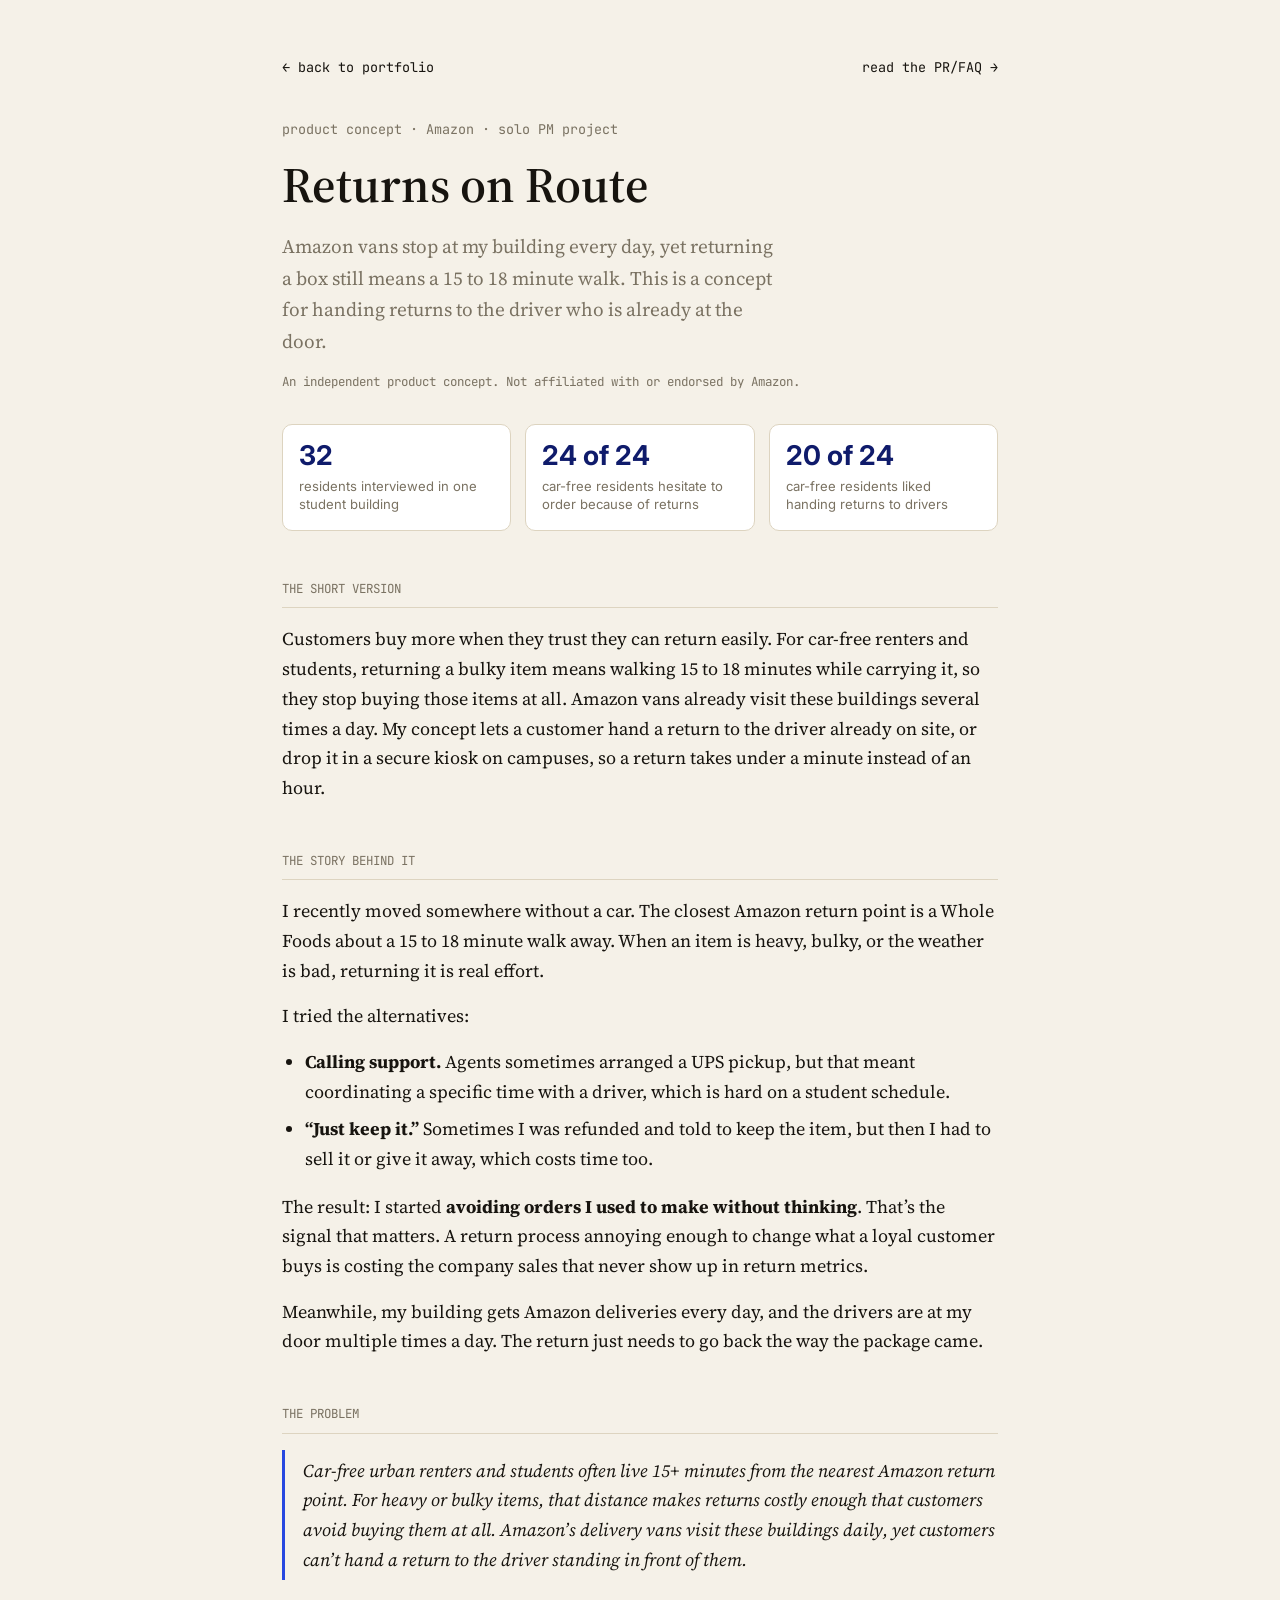
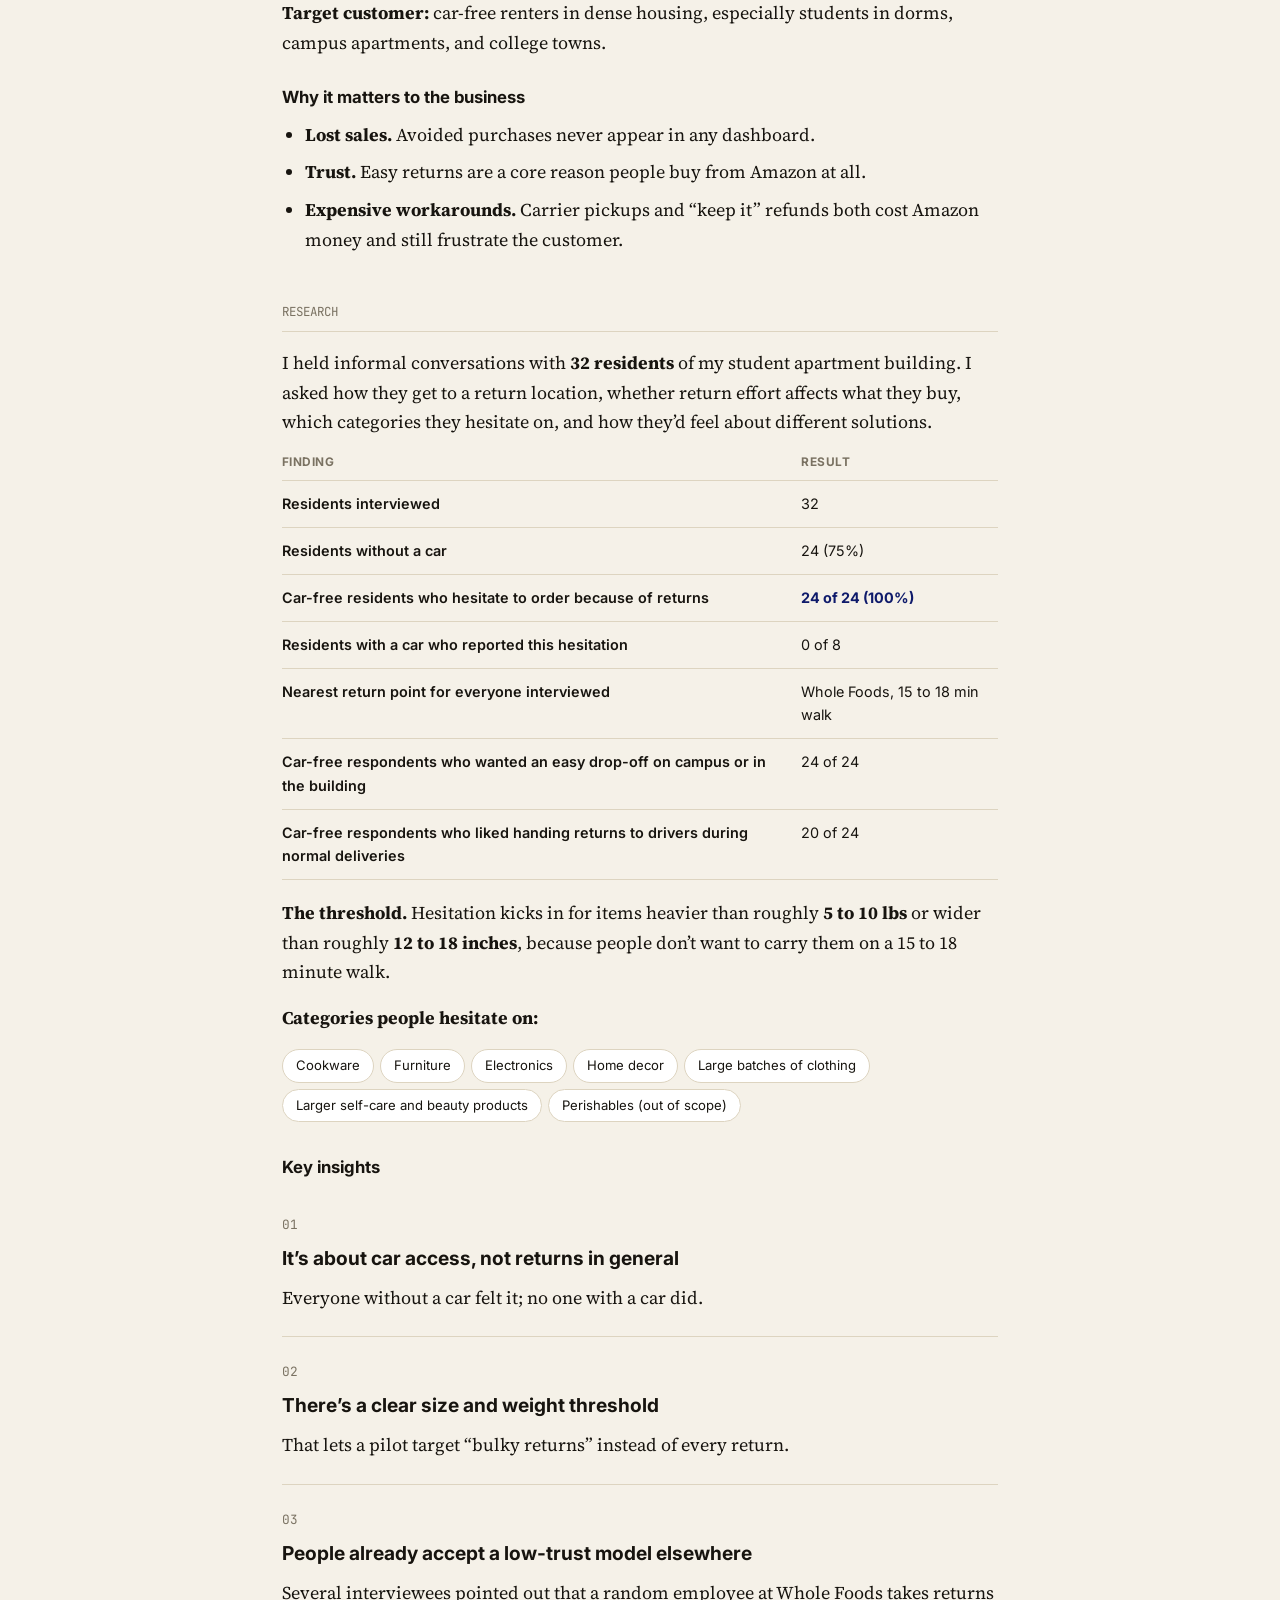
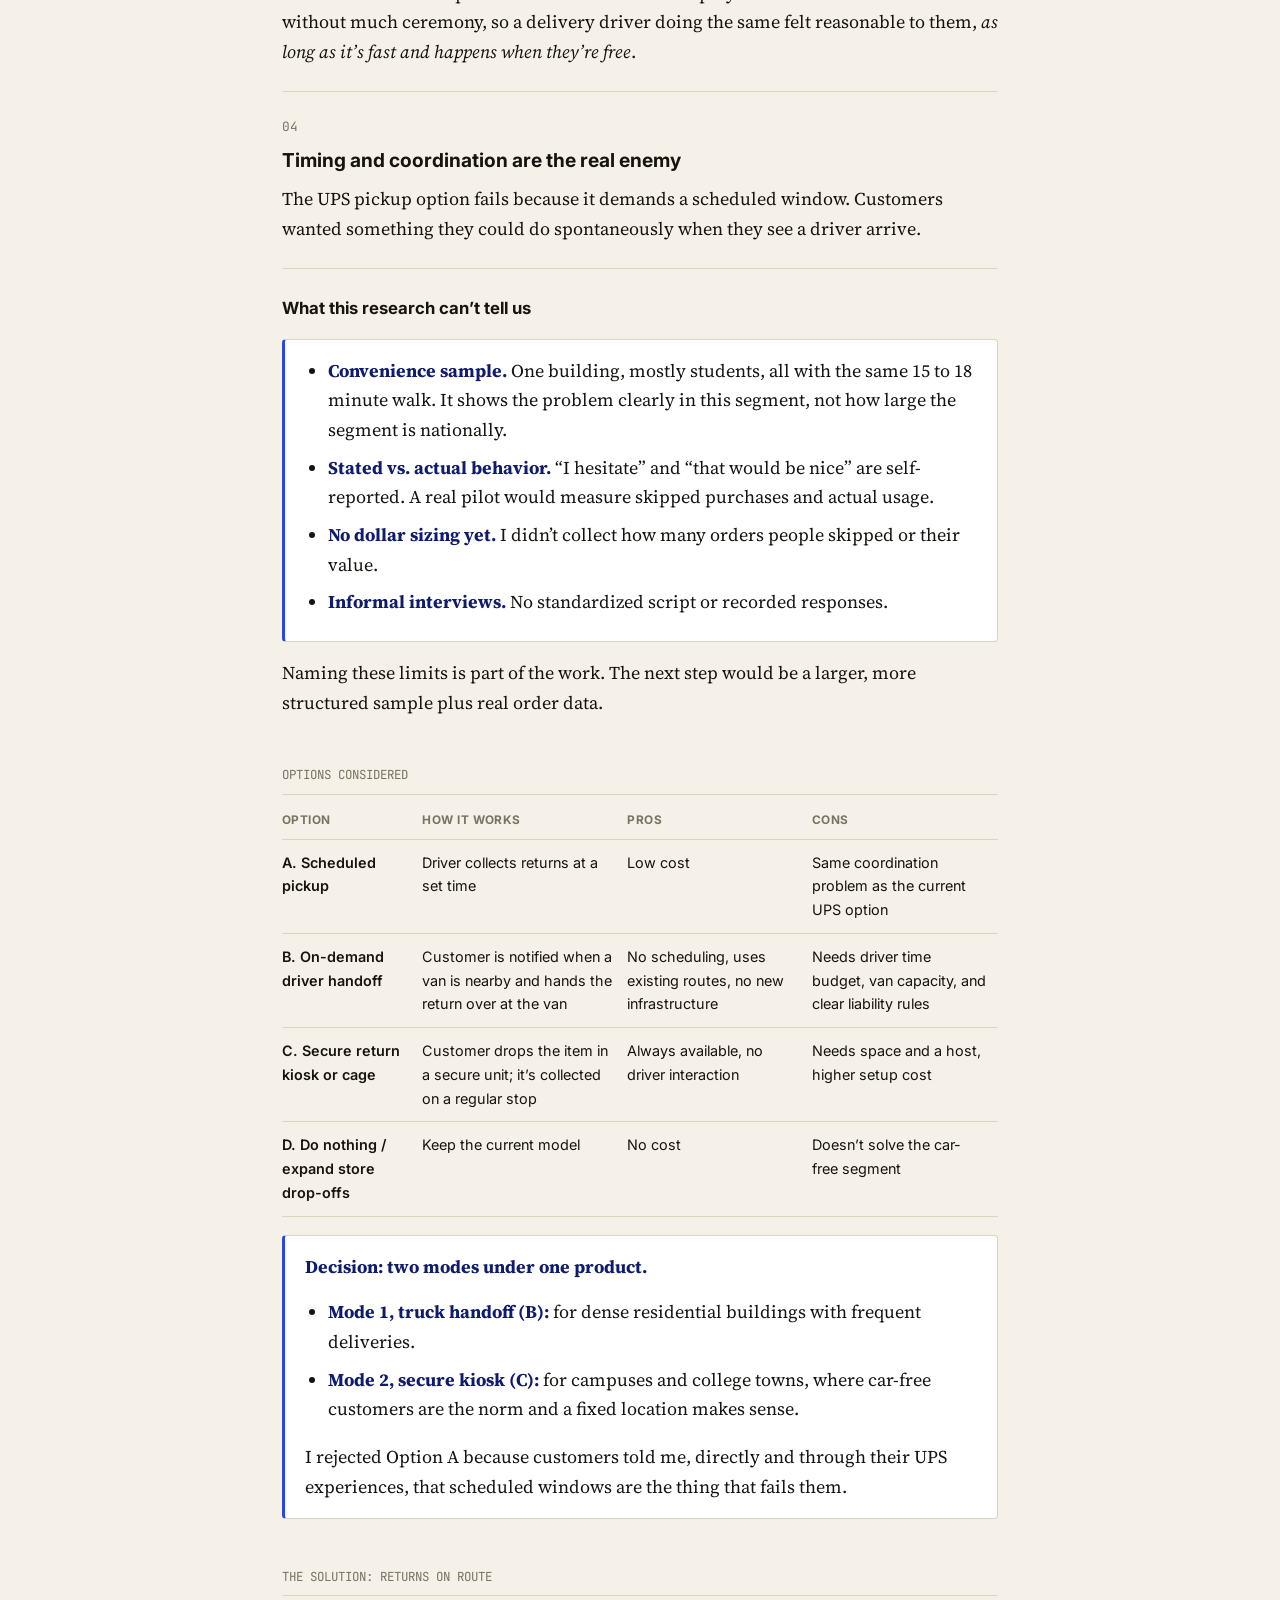
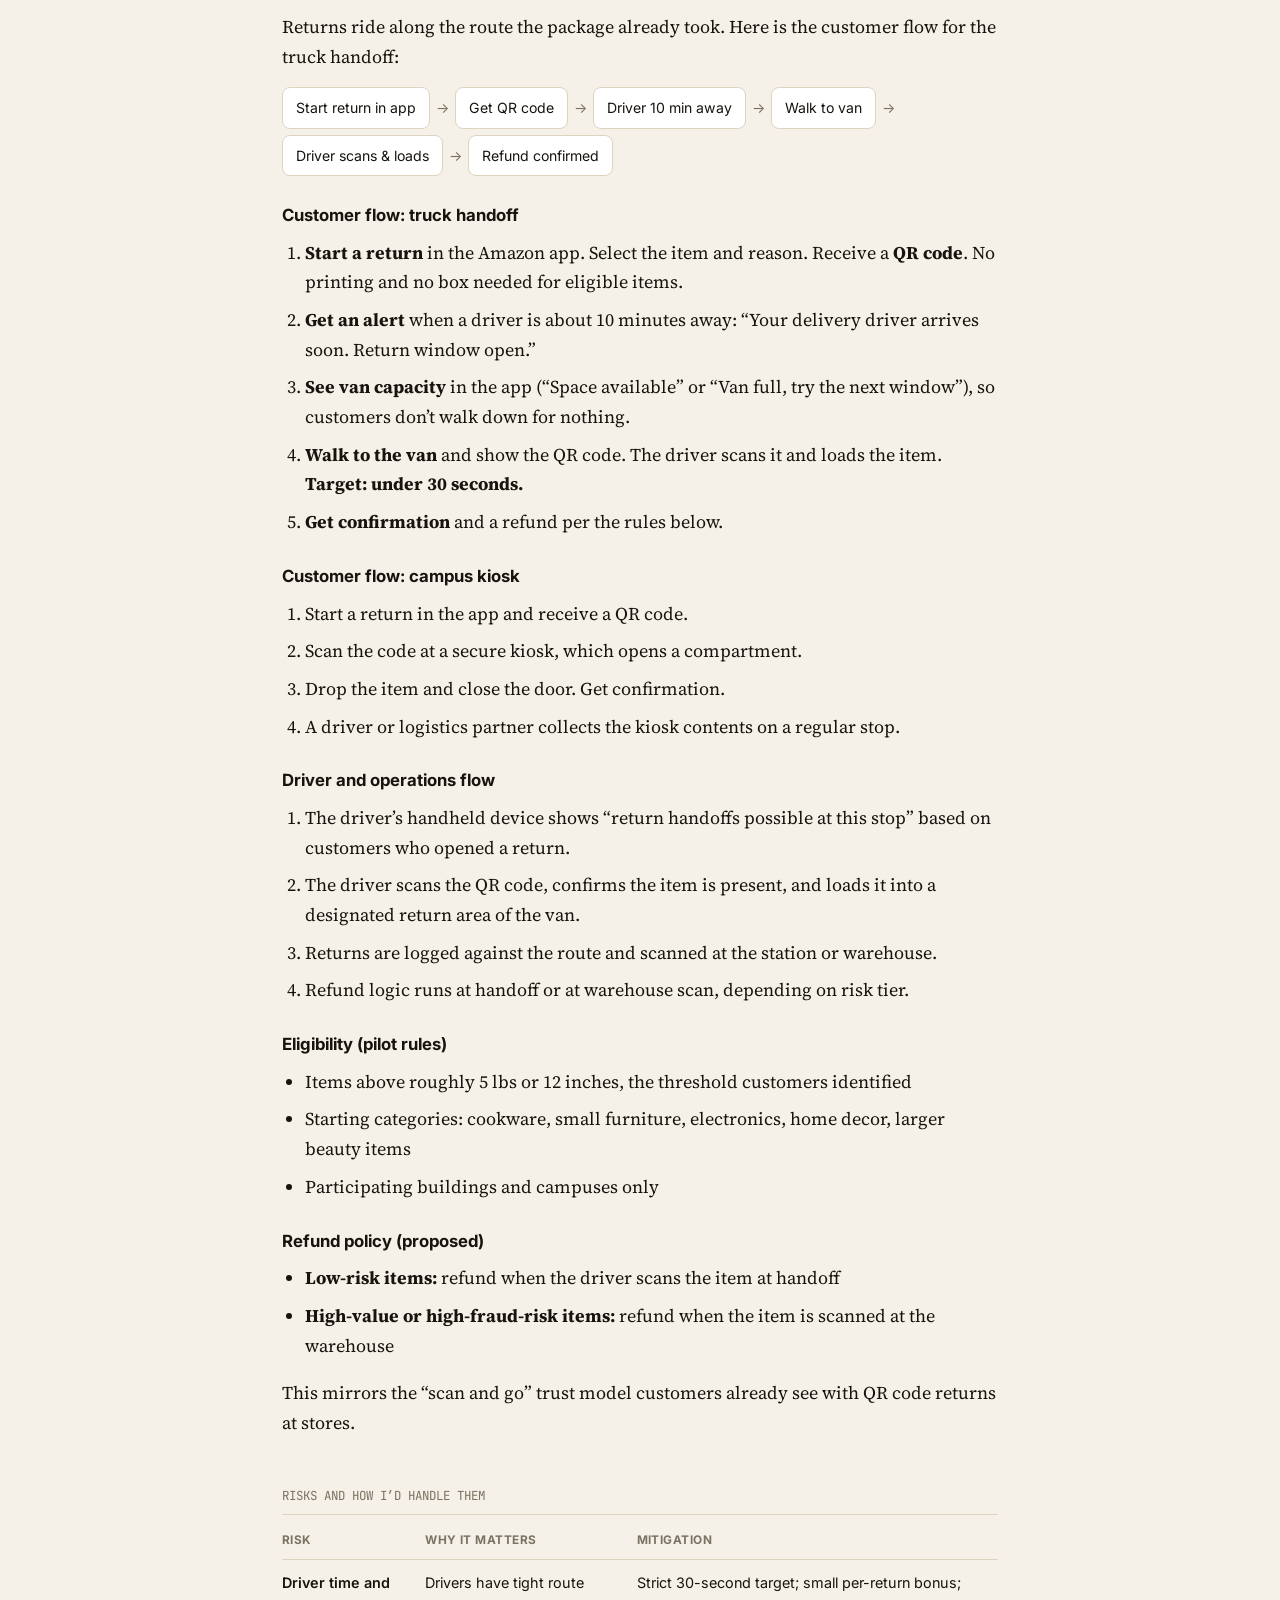
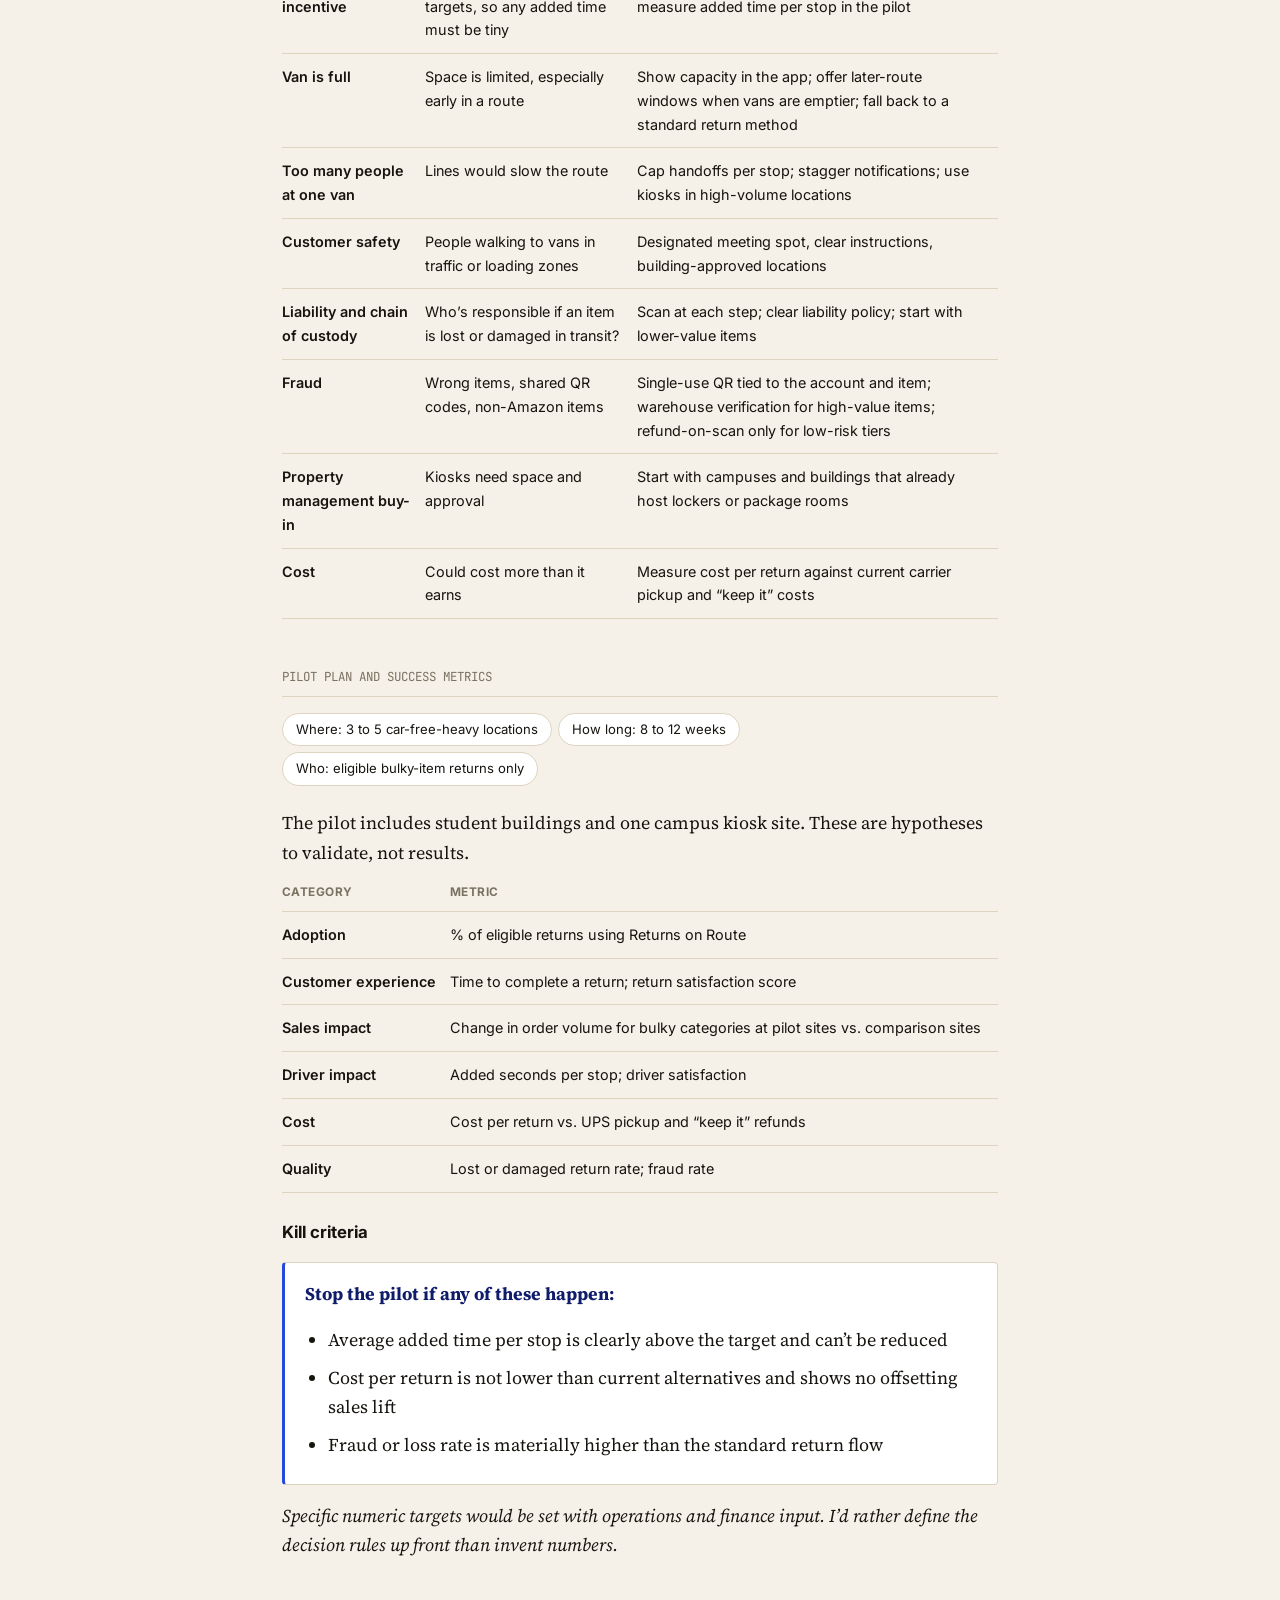
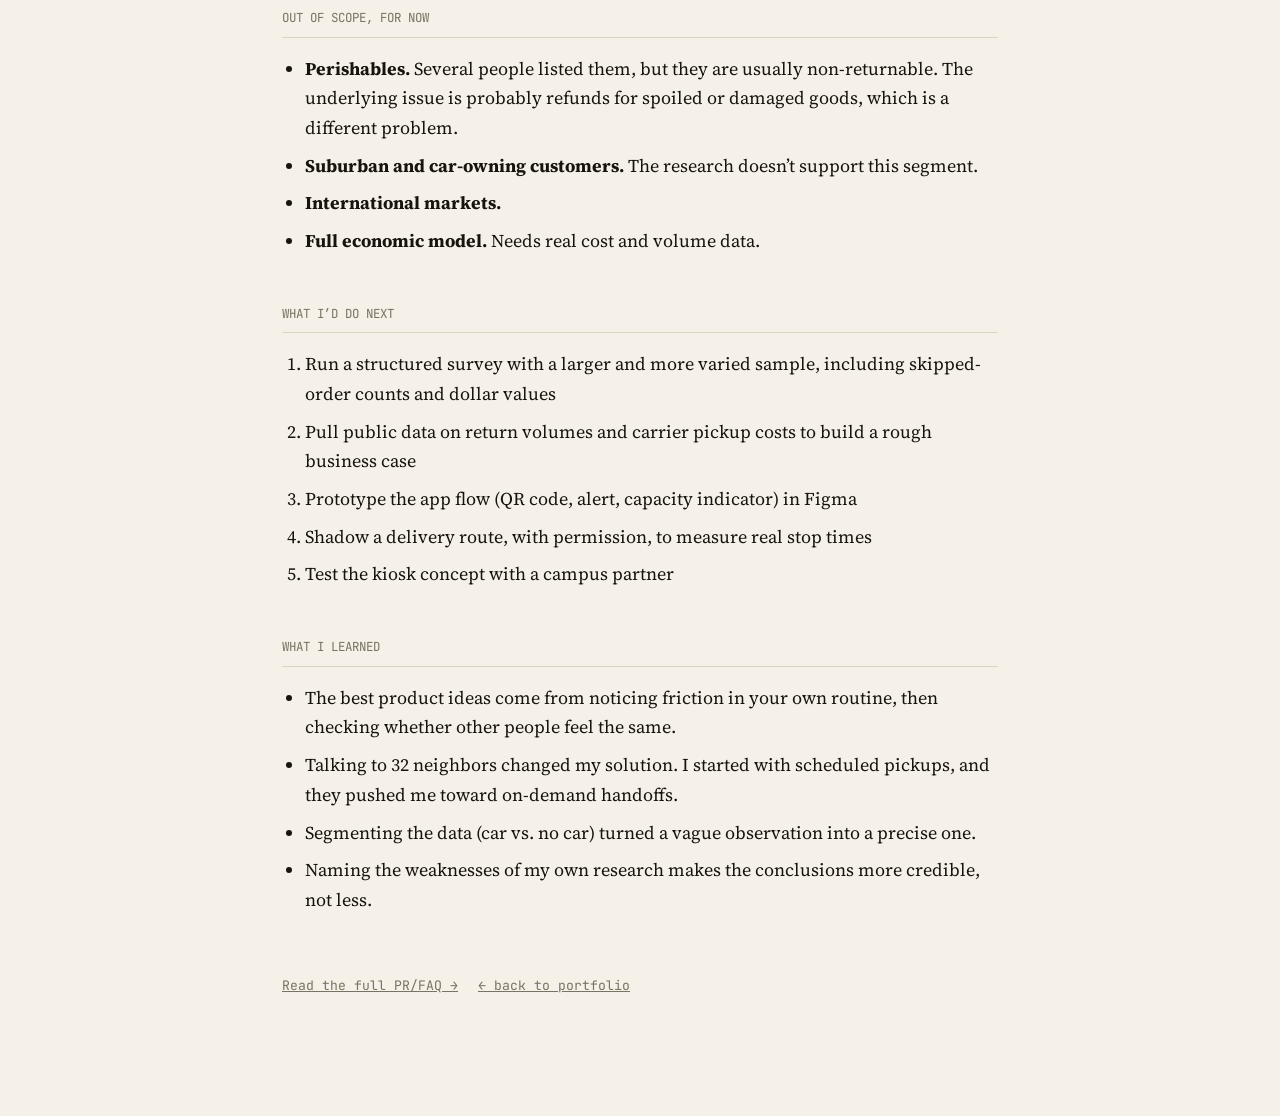
<file: index.html>
<!DOCTYPE html><html lang="en"><head><meta charset="utf-8">
<meta name="viewport" content="width=device-width, initial-scale=1">
<title>Returns on Route: an Amazon product concept</title>
<meta name="description" content="A product concept: let car-free renters hand returns to the Amazon driver already at their building, or drop them in a campus kiosk.">
<link rel="preconnect" href="https://fonts.googleapis.com"><link rel="preconnect" href="https://fonts.gstatic.com" crossorigin>
<link href="https://fonts.googleapis.com/css2?family=Source+Serif+4:wght@400;600&family=Inter:wght@400;600;700&family=JetBrains+Mono:wght@400;500&display=swap" rel="stylesheet">
<link rel="stylesheet" href="styles.css">
</head><body><div class="wrap">

<nav class="top"><a href="https://sahithiyakkali.github.io/myportfolio/" target="_blank">← back to portfolio</a><a href="pr-faq.html">read the PR/FAQ →</a></nav>

<p class="role">product concept · Amazon · solo PM project</p>
<h1>Returns on Route</h1>
<p class="lede">Amazon vans stop at my building every day, yet returning a box still means a 15 to 18 minute walk. This is a concept for handing returns to the driver who is already at the door.</p>
<p class="note">An independent product concept. Not affiliated with or endorsed by Amazon.</p>

<div class="stats">
<div><b>32</b><span>residents interviewed in one student building</span></div>
<div><b>24 of 24</b><span>car-free residents hesitate to order because of returns</span></div>
<div><b>20 of 24</b><span>car-free residents liked handing returns to drivers</span></div>
</div>

<p class="loglabel">The short version</p>
<p>Customers buy more when they trust they can return easily. For car-free renters and students, returning a bulky item means walking 15 to 18 minutes while carrying it, so they stop buying those items at all. Amazon vans already visit these buildings several times a day. My concept lets a customer hand a return to the driver already on site, or drop it in a secure kiosk on campuses, so a return takes under a minute instead of an hour.</p>

<p class="loglabel">The story behind it</p>
<p>I recently moved somewhere without a car. The closest Amazon return point is a Whole Foods about a 15 to 18 minute walk away. When an item is heavy, bulky, or the weather is bad, returning it is real effort.</p>
<p>I tried the alternatives:</p>
<ul>
<li><b>Calling support.</b> Agents sometimes arranged a UPS pickup, but that meant coordinating a specific time with a driver, which is hard on a student schedule.</li>
<li><b>“Just keep it.”</b> Sometimes I was refunded and told to keep the item, but then I had to sell it or give it away, which costs time too.</li>
</ul>
<p>The result: I started <b>avoiding orders I used to make without thinking</b>. That’s the signal that matters. A return process annoying enough to change what a loyal customer buys is costing the company sales that never show up in return metrics.</p>
<p>Meanwhile, my building gets Amazon deliveries every day, and the drivers are at my door multiple times a day. The return just needs to go back the way the package came.</p>

<p class="loglabel">The problem</p>
<blockquote>Car-free urban renters and students often live 15+ minutes from the nearest Amazon return point. For heavy or bulky items, that distance makes returns costly enough that customers avoid buying them at all. Amazon’s delivery vans visit these buildings daily, yet customers can’t hand a return to the driver standing in front of them.</blockquote>
<p><b>Target customer:</b> car-free renters in dense housing, especially students in dorms, campus apartments, and college towns.</p>
<h2 class="sub">Why it matters to the business</h2>
<ul>
<li><b>Lost sales.</b> Avoided purchases never appear in any dashboard.</li>
<li><b>Trust.</b> Easy returns are a core reason people buy from Amazon at all.</li>
<li><b>Expensive workarounds.</b> Carrier pickups and “keep it” refunds both cost Amazon money and still frustrate the customer.</li>
</ul>

<p class="loglabel">Research</p>
<p>I held informal conversations with <b>32 residents</b> of my student apartment building. I asked how they get to a return location, whether return effort affects what they buy, which categories they hesitate on, and how they’d feel about different solutions.</p>
<div class="tblwrap"><table class="tbl">
<tr><th>Finding</th><th>Result</th></tr>
<tr><td>Residents interviewed</td><td>32</td></tr>
<tr><td>Residents without a car</td><td>24 (75%)</td></tr>
<tr><td>Car-free residents who hesitate to order because of returns</td><td class="hl">24 of 24 (100%)</td></tr>
<tr><td>Residents with a car who reported this hesitation</td><td>0 of 8</td></tr>
<tr><td>Nearest return point for everyone interviewed</td><td>Whole Foods, 15 to 18 min walk</td></tr>
<tr><td>Car-free respondents who wanted an easy drop-off on campus or in the building</td><td>24 of 24</td></tr>
<tr><td>Car-free respondents who liked handing returns to drivers during normal deliveries</td><td>20 of 24</td></tr>
</table></div>
<p><b>The threshold.</b> Hesitation kicks in for items heavier than roughly <b>5 to 10 lbs</b> or wider than roughly <b>12 to 18 inches</b>, because people don’t want to carry them on a 15 to 18 minute walk.</p>
<p><b>Categories people hesitate on:</b></p>
<p><span class="pill">Cookware</span><span class="pill">Furniture</span><span class="pill">Electronics</span><span class="pill">Home decor</span><span class="pill">Large batches of clothing</span><span class="pill">Larger self-care and beauty products</span><span class="pill">Perishables (out of scope)</span></p>

<h2 class="sub">Key insights</h2>
<div class="entry"><div class="meta">01</div><h3>It’s about car access, not returns in general</h3><p>Everyone without a car felt it; no one with a car did.</p></div>
<div class="entry"><div class="meta">02</div><h3>There’s a clear size and weight threshold</h3><p>That lets a pilot target “bulky returns” instead of every return.</p></div>
<div class="entry"><div class="meta">03</div><h3>People already accept a low-trust model elsewhere</h3><p>Several interviewees pointed out that a random employee at Whole Foods takes returns without much ceremony, so a delivery driver doing the same felt reasonable to them, <em>as long as it’s fast and happens when they’re free</em>.</p></div>
<div class="entry"><div class="meta">04</div><h3>Timing and coordination are the real enemy</h3><p>The UPS pickup option fails because it demands a scheduled window. Customers wanted something they could do spontaneously when they see a driver arrive.</p></div>

<h2 class="sub">What this research can’t tell us</h2>
<div class="decision"><ul>
<li><b>Convenience sample.</b> One building, mostly students, all with the same 15 to 18 minute walk. It shows the problem clearly in this segment, not how large the segment is nationally.</li>
<li><b>Stated vs. actual behavior.</b> “I hesitate” and “that would be nice” are self-reported. A real pilot would measure skipped purchases and actual usage.</li>
<li><b>No dollar sizing yet.</b> I didn’t collect how many orders people skipped or their value.</li>
<li><b>Informal interviews.</b> No standardized script or recorded responses.</li>
</ul></div>
<p>Naming these limits is part of the work. The next step would be a larger, more structured sample plus real order data.</p>

<p class="loglabel">Options considered</p>
<div class="tblwrap"><table class="tbl">
<tr><th>Option</th><th>How it works</th><th>Pros</th><th>Cons</th></tr>
<tr><td>A. Scheduled pickup</td><td>Driver collects returns at a set time</td><td>Low cost</td><td>Same coordination problem as the current UPS option</td></tr>
<tr><td>B. On-demand driver handoff</td><td>Customer is notified when a van is nearby and hands the return over at the van</td><td>No scheduling, uses existing routes, no new infrastructure</td><td>Needs driver time budget, van capacity, and clear liability rules</td></tr>
<tr><td>C. Secure return kiosk or cage</td><td>Customer drops the item in a secure unit; it’s collected on a regular stop</td><td>Always available, no driver interaction</td><td>Needs space and a host, higher setup cost</td></tr>
<tr><td>D. Do nothing / expand store drop-offs</td><td>Keep the current model</td><td>No cost</td><td>Doesn’t solve the car-free segment</td></tr>
</table></div>
<div class="decision"><p><b>Decision: two modes under one product.</b></p>
<ul>
<li><b>Mode 1, truck handoff (B):</b> for dense residential buildings with frequent deliveries.</li>
<li><b>Mode 2, secure kiosk (C):</b> for campuses and college towns, where car-free customers are the norm and a fixed location makes sense.</li>
</ul>
<p>I rejected Option A because customers told me, directly and through their UPS experiences, that scheduled windows are the thing that fails them.</p></div>

<p class="loglabel">The solution: Returns on Route</p>
<p>Returns ride along the route the package already took. Here is the customer flow for the truck handoff:</p>
<div class="flow"><span>Start return in app</span><i>→</i><span>Get QR code</span><i>→</i><span>Driver 10 min away</span><i>→</i><span>Walk to van</span><i>→</i><span>Driver scans &amp; loads</span><i>→</i><span>Refund confirmed</span></div>

<h2 class="sub">Customer flow: truck handoff</h2>
<ol>
<li><b>Start a return</b> in the Amazon app. Select the item and reason. Receive a <b>QR code</b>. No printing and no box needed for eligible items.</li>
<li><b>Get an alert</b> when a driver is about 10 minutes away: “Your delivery driver arrives soon. Return window open.”</li>
<li><b>See van capacity</b> in the app (“Space available” or “Van full, try the next window”), so customers don’t walk down for nothing.</li>
<li><b>Walk to the van</b> and show the QR code. The driver scans it and loads the item. <b>Target: under 30 seconds.</b></li>
<li><b>Get confirmation</b> and a refund per the rules below.</li>
</ol>

<h2 class="sub">Customer flow: campus kiosk</h2>
<ol>
<li>Start a return in the app and receive a QR code.</li>
<li>Scan the code at a secure kiosk, which opens a compartment.</li>
<li>Drop the item and close the door. Get confirmation.</li>
<li>A driver or logistics partner collects the kiosk contents on a regular stop.</li>
</ol>

<h2 class="sub">Driver and operations flow</h2>
<ol>
<li>The driver’s handheld device shows “return handoffs possible at this stop” based on customers who opened a return.</li>
<li>The driver scans the QR code, confirms the item is present, and loads it into a designated return area of the van.</li>
<li>Returns are logged against the route and scanned at the station or warehouse.</li>
<li>Refund logic runs at handoff or at warehouse scan, depending on risk tier.</li>
</ol>

<h2 class="sub">Eligibility (pilot rules)</h2>
<ul>
<li>Items above roughly 5 lbs or 12 inches, the threshold customers identified</li>
<li>Starting categories: cookware, small furniture, electronics, home decor, larger beauty items</li>
<li>Participating buildings and campuses only</li>
</ul>

<h2 class="sub">Refund policy (proposed)</h2>
<ul>
<li><b>Low-risk items:</b> refund when the driver scans the item at handoff</li>
<li><b>High-value or high-fraud-risk items:</b> refund when the item is scanned at the warehouse</li>
</ul>
<p>This mirrors the “scan and go” trust model customers already see with QR code returns at stores.</p>

<p class="loglabel">Risks and how I’d handle them</p>
<div class="tblwrap"><table class="tbl">
<tr><th>Risk</th><th>Why it matters</th><th>Mitigation</th></tr>
<tr><td>Driver time and incentive</td><td>Drivers have tight route targets, so any added time must be tiny</td><td>Strict 30-second target; small per-return bonus; measure added time per stop in the pilot</td></tr>
<tr><td>Van is full</td><td>Space is limited, especially early in a route</td><td>Show capacity in the app; offer later-route windows when vans are emptier; fall back to a standard return method</td></tr>
<tr><td>Too many people at one van</td><td>Lines would slow the route</td><td>Cap handoffs per stop; stagger notifications; use kiosks in high-volume locations</td></tr>
<tr><td>Customer safety</td><td>People walking to vans in traffic or loading zones</td><td>Designated meeting spot, clear instructions, building-approved locations</td></tr>
<tr><td>Liability and chain of custody</td><td>Who’s responsible if an item is lost or damaged in transit?</td><td>Scan at each step; clear liability policy; start with lower-value items</td></tr>
<tr><td>Fraud</td><td>Wrong items, shared QR codes, non-Amazon items</td><td>Single-use QR tied to the account and item; warehouse verification for high-value items; refund-on-scan only for low-risk tiers</td></tr>
<tr><td>Property management buy-in</td><td>Kiosks need space and approval</td><td>Start with campuses and buildings that already host lockers or package rooms</td></tr>
<tr><td>Cost</td><td>Could cost more than it earns</td><td>Measure cost per return against current carrier pickup and “keep it” costs</td></tr>
</table></div>

<p class="loglabel">Pilot plan and success metrics</p>
<p><span class="pill">Where: 3 to 5 car-free-heavy locations</span><span class="pill">How long: 8 to 12 weeks</span><span class="pill">Who: eligible bulky-item returns only</span></p>
<p>The pilot includes student buildings and one campus kiosk site. These are hypotheses to validate, not results.</p>
<div class="tblwrap"><table class="tbl">
<tr><th>Category</th><th>Metric</th></tr>
<tr><td>Adoption</td><td>% of eligible returns using Returns on Route</td></tr>
<tr><td>Customer experience</td><td>Time to complete a return; return satisfaction score</td></tr>
<tr><td>Sales impact</td><td>Change in order volume for bulky categories at pilot sites vs. comparison sites</td></tr>
<tr><td>Driver impact</td><td>Added seconds per stop; driver satisfaction</td></tr>
<tr><td>Cost</td><td>Cost per return vs. UPS pickup and “keep it” refunds</td></tr>
<tr><td>Quality</td><td>Lost or damaged return rate; fraud rate</td></tr>
</table></div>
<h2 class="sub">Kill criteria</h2>
<div class="decision"><p><b>Stop the pilot if any of these happen:</b></p>
<ul>
<li>Average added time per stop is clearly above the target and can’t be reduced</li>
<li>Cost per return is not lower than current alternatives and shows no offsetting sales lift</li>
<li>Fraud or loss rate is materially higher than the standard return flow</li>
</ul></div>
<p><em>Specific numeric targets would be set with operations and finance input. I’d rather define the decision rules up front than invent numbers.</em></p>

<p class="loglabel">Out of scope, for now</p>
<ul>
<li><b>Perishables.</b> Several people listed them, but they are usually non-returnable. The underlying issue is probably refunds for spoiled or damaged goods, which is a different problem.</li>
<li><b>Suburban and car-owning customers.</b> The research doesn’t support this segment.</li>
<li><b>International markets.</b></li>
<li><b>Full economic model.</b> Needs real cost and volume data.</li>
</ul>

<p class="loglabel">What I’d do next</p>
<ol>
<li>Run a structured survey with a larger and more varied sample, including skipped-order counts and dollar values</li>
<li>Pull public data on return volumes and carrier pickup costs to build a rough business case</li>
<li>Prototype the app flow (QR code, alert, capacity indicator) in Figma</li>
<li>Shadow a delivery route, with permission, to measure real stop times</li>
<li>Test the kiosk concept with a campus partner</li>
</ol>

<p class="loglabel">What I learned</p>
<ul>
<li>The best product ideas come from noticing friction in your own routine, then checking whether other people feel the same.</li>
<li>Talking to 32 neighbors changed my solution. I started with scheduled pickups, and they pushed me toward on-demand handoffs.</li>
<li>Segmenting the data (car vs. no car) turned a vague observation into a precise one.</li>
<li>Naming the weaknesses of my own research makes the conclusions more credible, not less.</li>
</ul>

<footer><a href="pr-faq.html">Read the full PR/FAQ →</a><a href="https://sahithiyakkali.github.io/myportfolio/" target="_blank">← back to portfolio</a></footer>
</div></body></html>
</file>
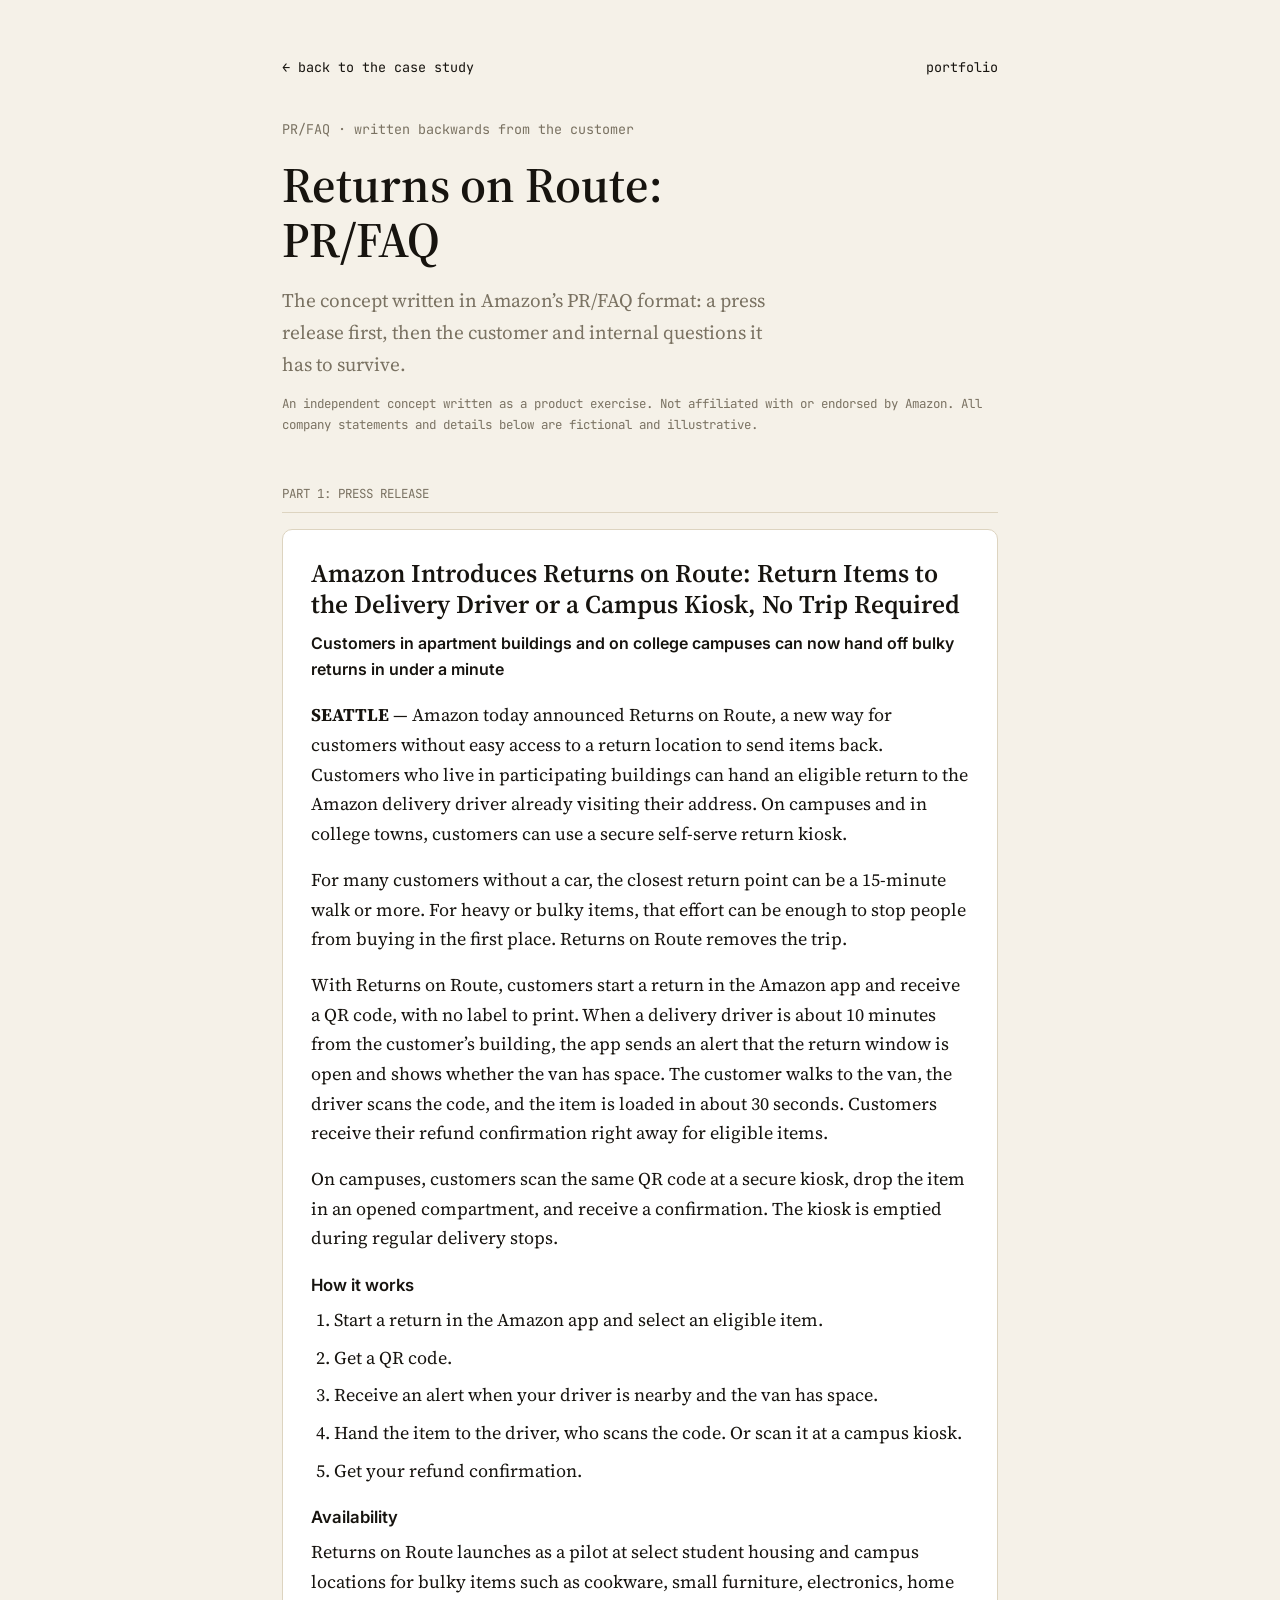
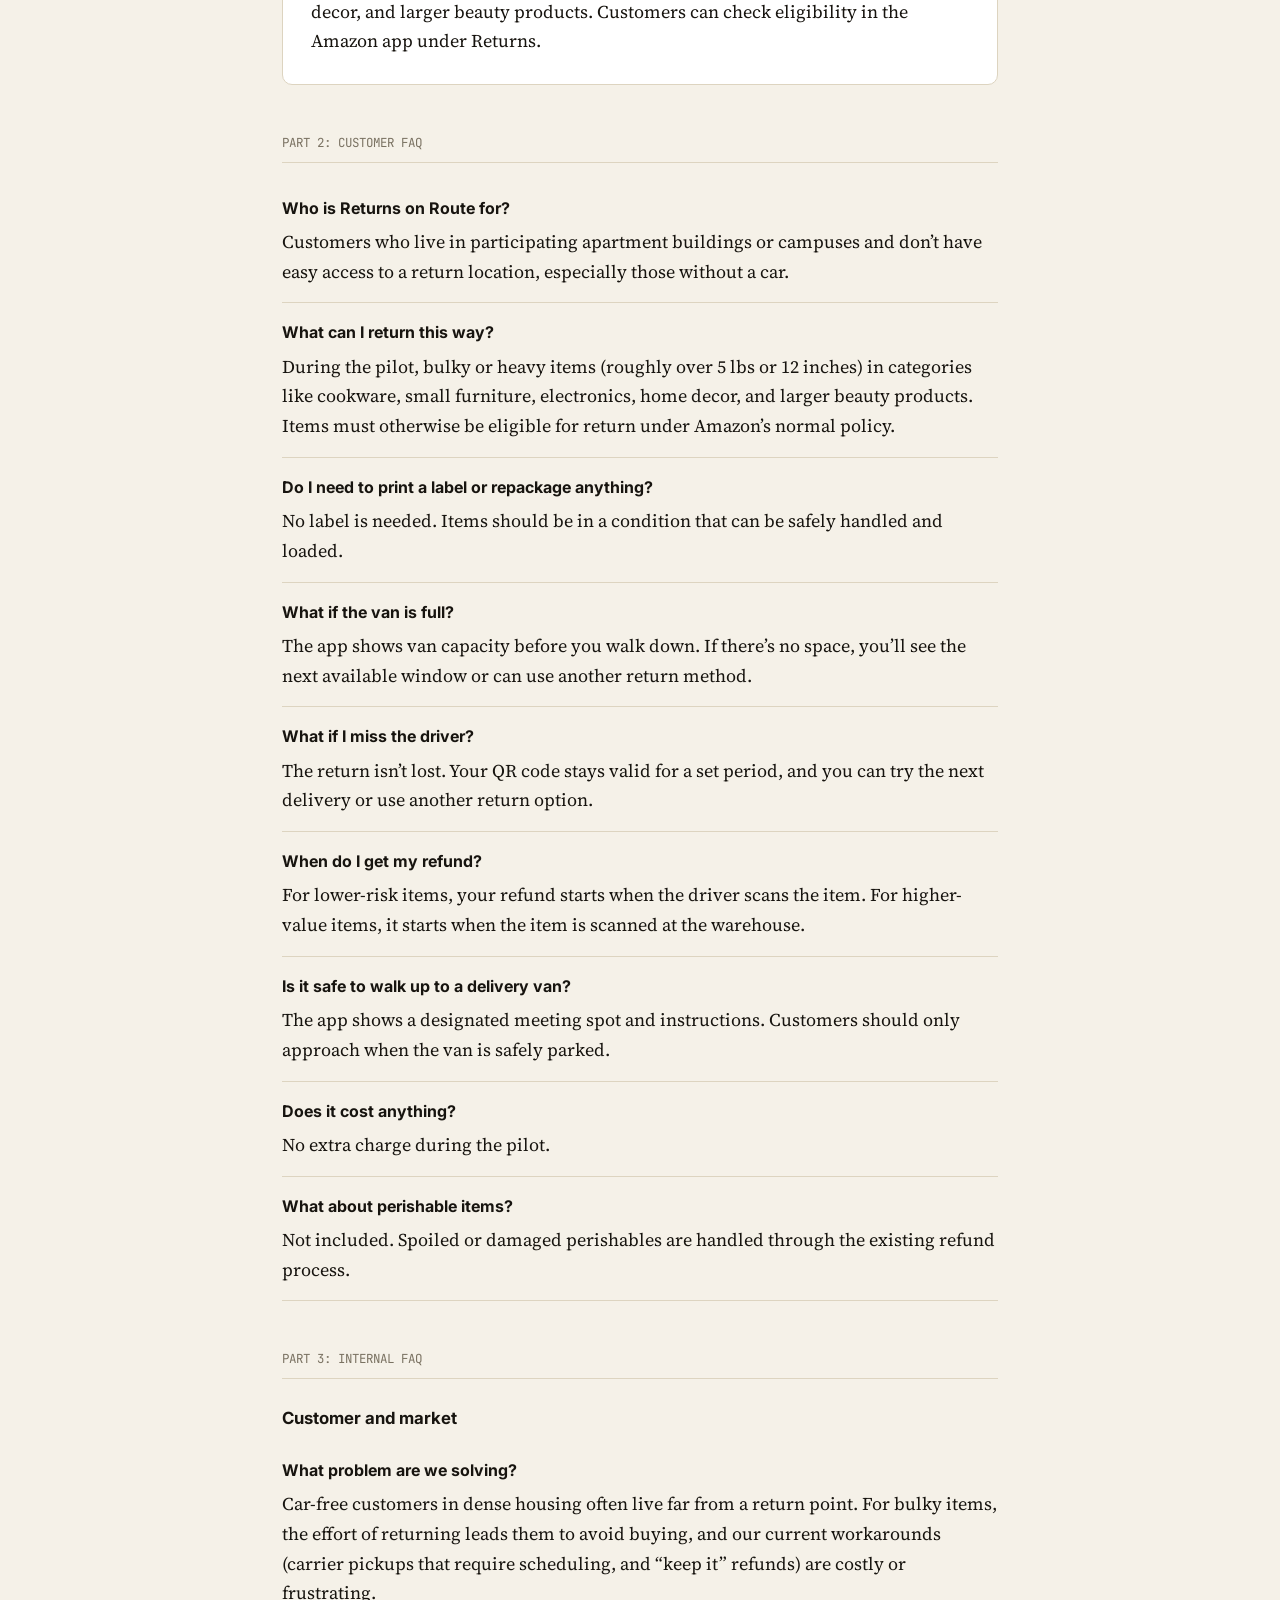
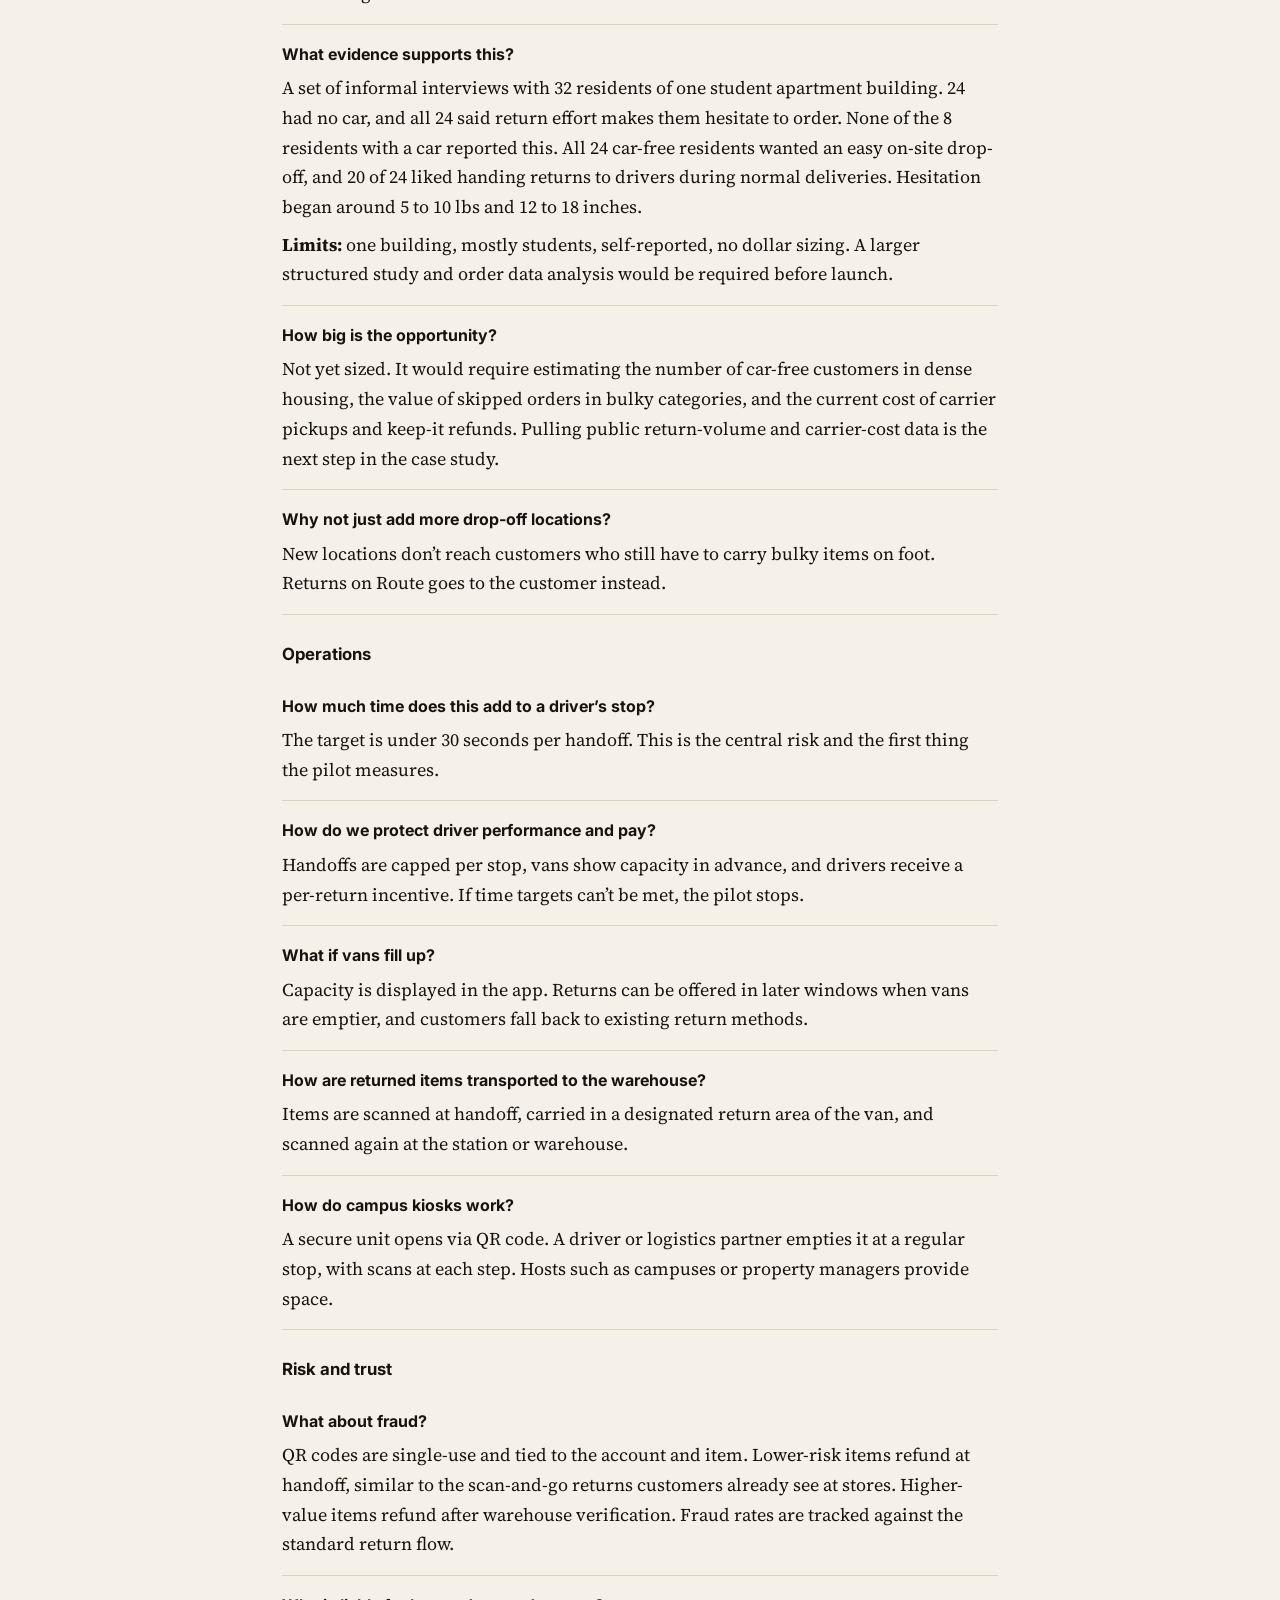
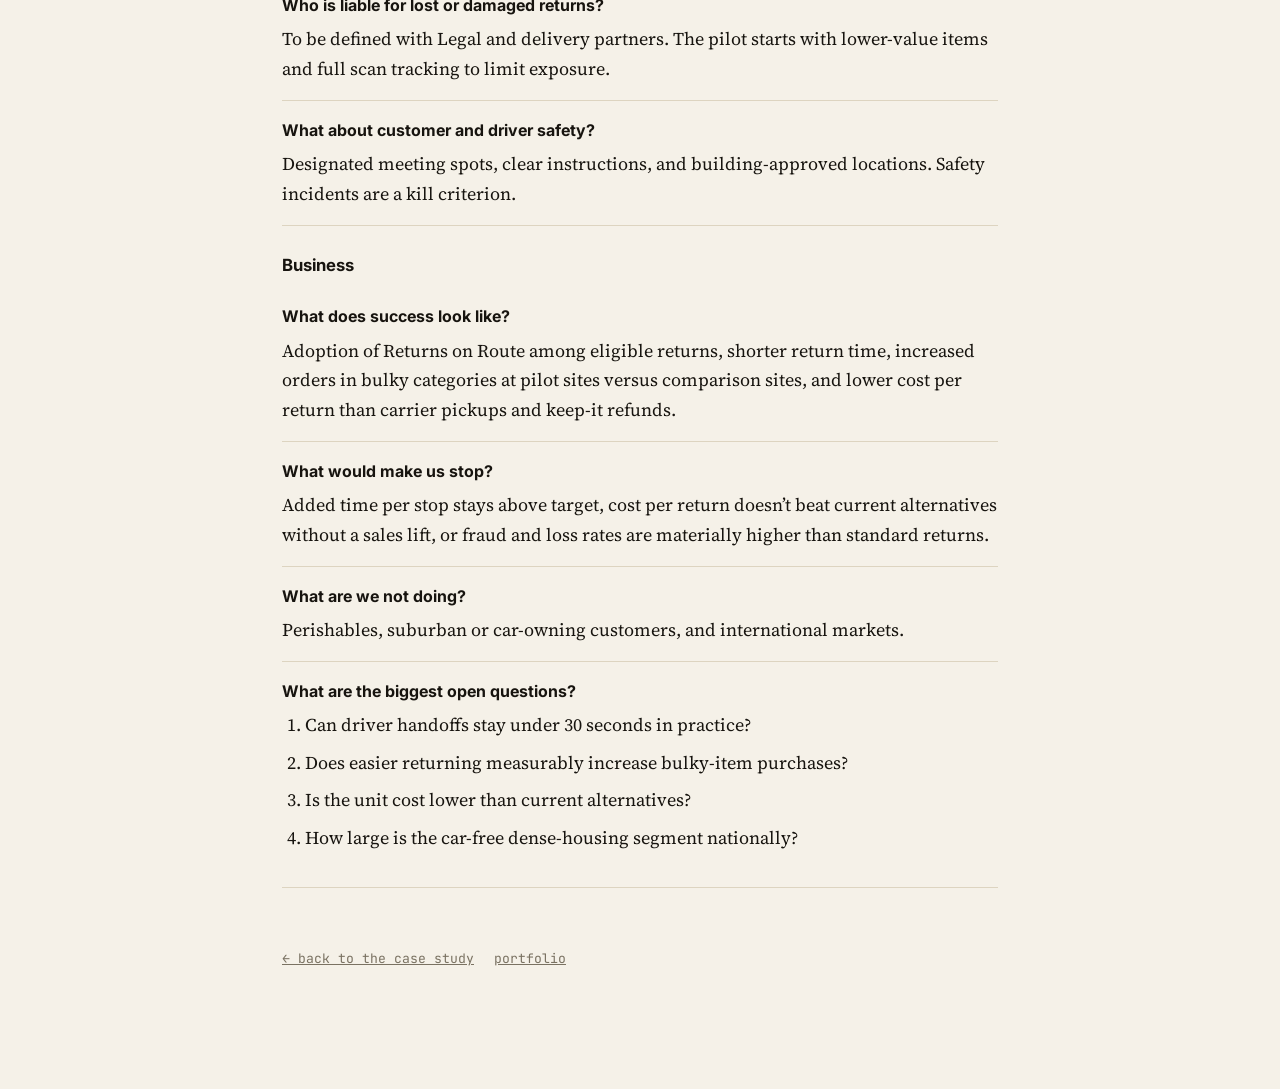
<file: pr-faq.html>
<!DOCTYPE html><html lang="en"><head><meta charset="utf-8">
<meta name="viewport" content="width=device-width, initial-scale=1">
<title>Returns on Route: PR/FAQ</title>
<meta name="description" content="An Amazon-style PR/FAQ for Returns on Route, a concept for handing returns to the delivery driver or a campus kiosk.">
<link rel="preconnect" href="https://fonts.googleapis.com"><link rel="preconnect" href="https://fonts.gstatic.com" crossorigin>
<link href="https://fonts.googleapis.com/css2?family=Source+Serif+4:wght@400;600&family=Inter:wght@400;600;700&family=JetBrains+Mono:wght@400;500&display=swap" rel="stylesheet">
<link rel="stylesheet" href="styles.css">
</head><body><div class="wrap">

<nav class="top"><a href="index.html">← back to the case study</a><a href="https://sahithiyakkali.github.io/myportfolio/" target="_blank">portfolio</a></nav>

<p class="role">PR/FAQ · written backwards from the customer</p>
<h1>Returns on Route: PR/FAQ</h1>
<p class="lede">The concept written in Amazon’s PR/FAQ format: a press release first, then the customer and internal questions it has to survive.</p>
<p class="note">An independent concept written as a product exercise. Not affiliated with or endorsed by Amazon. All company statements and details below are fictional and illustrative.</p>

<p class="loglabel">Part 1: Press release</p>
<div class="pr">
<h2>Amazon Introduces Returns on Route: Return Items to the Delivery Driver or a Campus Kiosk, No Trip Required</h2>
<p class="deck">Customers in apartment buildings and on college campuses can now hand off bulky returns in under a minute</p>
<p><b>SEATTLE</b> — Amazon today announced Returns on Route, a new way for customers without easy access to a return location to send items back. Customers who live in participating buildings can hand an eligible return to the Amazon delivery driver already visiting their address. On campuses and in college towns, customers can use a secure self-serve return kiosk.</p>
<p>For many customers without a car, the closest return point can be a 15-minute walk or more. For heavy or bulky items, that effort can be enough to stop people from buying in the first place. Returns on Route removes the trip.</p>
<p>With Returns on Route, customers start a return in the Amazon app and receive a QR code, with no label to print. When a delivery driver is about 10 minutes from the customer’s building, the app sends an alert that the return window is open and shows whether the van has space. The customer walks to the van, the driver scans the code, and the item is loaded in about 30 seconds. Customers receive their refund confirmation right away for eligible items.</p>
<p>On campuses, customers scan the same QR code at a secure kiosk, drop the item in an opened compartment, and receive a confirmation. The kiosk is emptied during regular delivery stops.</p>
<!--
  Optional, add when ready (the format normally includes both):
  1. An Amazon leader quote (fictional) about making returns as easy as ordering.
  2. A customer quote. Use a real, anonymized line from your 32 building interviews,
     for example about not having to carry a heavy item on a 15-minute walk.
  Example markup:
  <blockquote>“Your quote here.” <br><b>Name, Title or description</b></blockquote>
-->
<h2 class="sub">How it works</h2>
<ol>
<li>Start a return in the Amazon app and select an eligible item.</li>
<li>Get a QR code.</li>
<li>Receive an alert when your driver is nearby and the van has space.</li>
<li>Hand the item to the driver, who scans the code. Or scan it at a campus kiosk.</li>
<li>Get your refund confirmation.</li>
</ol>
<h2 class="sub">Availability</h2>
<p>Returns on Route launches as a pilot at select student housing and campus locations for bulky items such as cookware, small furniture, electronics, home decor, and larger beauty products. Customers can check eligibility in the Amazon app under Returns.</p>
</div>

<p class="loglabel">Part 2: Customer FAQ</p>
<div class="qa"><h4>Who is Returns on Route for?</h4><p>Customers who live in participating apartment buildings or campuses and don’t have easy access to a return location, especially those without a car.</p></div>
<div class="qa"><h4>What can I return this way?</h4><p>During the pilot, bulky or heavy items (roughly over 5 lbs or 12 inches) in categories like cookware, small furniture, electronics, home decor, and larger beauty products. Items must otherwise be eligible for return under Amazon’s normal policy.</p></div>
<div class="qa"><h4>Do I need to print a label or repackage anything?</h4><p>No label is needed. Items should be in a condition that can be safely handled and loaded.</p></div>
<div class="qa"><h4>What if the van is full?</h4><p>The app shows van capacity before you walk down. If there’s no space, you’ll see the next available window or can use another return method.</p></div>
<div class="qa"><h4>What if I miss the driver?</h4><p>The return isn’t lost. Your QR code stays valid for a set period, and you can try the next delivery or use another return option.</p></div>
<div class="qa"><h4>When do I get my refund?</h4><p>For lower-risk items, your refund starts when the driver scans the item. For higher-value items, it starts when the item is scanned at the warehouse.</p></div>
<div class="qa"><h4>Is it safe to walk up to a delivery van?</h4><p>The app shows a designated meeting spot and instructions. Customers should only approach when the van is safely parked.</p></div>
<div class="qa"><h4>Does it cost anything?</h4><p>No extra charge during the pilot.</p></div>
<div class="qa"><h4>What about perishable items?</h4><p>Not included. Spoiled or damaged perishables are handled through the existing refund process.</p></div>

<p class="loglabel">Part 3: Internal FAQ</p>

<h2 class="sub">Customer and market</h2>
<div class="qa"><h4>What problem are we solving?</h4><p>Car-free customers in dense housing often live far from a return point. For bulky items, the effort of returning leads them to avoid buying, and our current workarounds (carrier pickups that require scheduling, and “keep it” refunds) are costly or frustrating.</p></div>
<div class="qa"><h4>What evidence supports this?</h4><p>A set of informal interviews with 32 residents of one student apartment building. 24 had no car, and all 24 said return effort makes them hesitate to order. None of the 8 residents with a car reported this. All 24 car-free residents wanted an easy on-site drop-off, and 20 of 24 liked handing returns to drivers during normal deliveries. Hesitation began around 5 to 10 lbs and 12 to 18 inches.</p><p><b>Limits:</b> one building, mostly students, self-reported, no dollar sizing. A larger structured study and order data analysis would be required before launch.</p></div>
<div class="qa"><h4>How big is the opportunity?</h4><p>Not yet sized. It would require estimating the number of car-free customers in dense housing, the value of skipped orders in bulky categories, and the current cost of carrier pickups and keep-it refunds. Pulling public return-volume and carrier-cost data is the next step in the case study.</p></div>
<div class="qa"><h4>Why not just add more drop-off locations?</h4><p>New locations don’t reach customers who still have to carry bulky items on foot. Returns on Route goes to the customer instead.</p></div>

<h2 class="sub">Operations</h2>
<div class="qa"><h4>How much time does this add to a driver’s stop?</h4><p>The target is under 30 seconds per handoff. This is the central risk and the first thing the pilot measures.</p></div>
<div class="qa"><h4>How do we protect driver performance and pay?</h4><p>Handoffs are capped per stop, vans show capacity in advance, and drivers receive a per-return incentive. If time targets can’t be met, the pilot stops.</p></div>
<div class="qa"><h4>What if vans fill up?</h4><p>Capacity is displayed in the app. Returns can be offered in later windows when vans are emptier, and customers fall back to existing return methods.</p></div>
<div class="qa"><h4>How are returned items transported to the warehouse?</h4><p>Items are scanned at handoff, carried in a designated return area of the van, and scanned again at the station or warehouse.</p></div>
<div class="qa"><h4>How do campus kiosks work?</h4><p>A secure unit opens via QR code. A driver or logistics partner empties it at a regular stop, with scans at each step. Hosts such as campuses or property managers provide space.</p></div>

<h2 class="sub">Risk and trust</h2>
<div class="qa"><h4>What about fraud?</h4><p>QR codes are single-use and tied to the account and item. Lower-risk items refund at handoff, similar to the scan-and-go returns customers already see at stores. Higher-value items refund after warehouse verification. Fraud rates are tracked against the standard return flow.</p></div>
<div class="qa"><h4>Who is liable for lost or damaged returns?</h4><p>To be defined with Legal and delivery partners. The pilot starts with lower-value items and full scan tracking to limit exposure.</p></div>
<div class="qa"><h4>What about customer and driver safety?</h4><p>Designated meeting spots, clear instructions, and building-approved locations. Safety incidents are a kill criterion.</p></div>

<h2 class="sub">Business</h2>
<div class="qa"><h4>What does success look like?</h4><p>Adoption of Returns on Route among eligible returns, shorter return time, increased orders in bulky categories at pilot sites versus comparison sites, and lower cost per return than carrier pickups and keep-it refunds.</p></div>
<div class="qa"><h4>What would make us stop?</h4><p>Added time per stop stays above target, cost per return doesn’t beat current alternatives without a sales lift, or fraud and loss rates are materially higher than standard returns.</p></div>
<div class="qa"><h4>What are we not doing?</h4><p>Perishables, suburban or car-owning customers, and international markets.</p></div>
<div class="qa"><h4>What are the biggest open questions?</h4>
<ol>
<li>Can driver handoffs stay under 30 seconds in practice?</li>
<li>Does easier returning measurably increase bulky-item purchases?</li>
<li>Is the unit cost lower than current alternatives?</li>
<li>How large is the car-free dense-housing segment nationally?</li>
</ol></div>

<footer><a href="index.html">← back to the case study</a><a href="https://sahithiyakkali.github.io/myportfolio/" target="_blank">portfolio</a></footer>
</div></body></html>
</file>
<file: styles.css>
:root{
  --paper:#F5F1E8; --ink:#17140F; --mute:#7A7262; --line:#DDD4C0;
  --cobalt:#2748E0; --cobalt-ink:#0F1B6B; --card:#FFFFFF;
  --mono:'JetBrains Mono',monospace; --serif:'Source Serif 4',Georgia,serif; --sans:'Inter',system-ui,sans-serif;
}
*{box-sizing:border-box}
body{margin:0;background:var(--paper);color:var(--ink);font:400 18px/1.65 var(--serif)}
a{color:var(--cobalt-ink)}
a:focus-visible{outline:3px solid var(--cobalt);outline-offset:2px}
.wrap{max-width:760px;margin:0 auto;padding:56px 22px 120px}
p{margin:0 0 16px}
nav.top{display:flex;justify-content:space-between;align-items:baseline;font-family:var(--mono);font-size:.84rem;margin-bottom:40px;gap:16px;flex-wrap:wrap}
nav.top a{color:var(--ink);text-decoration:none}
nav.top a:hover{color:var(--cobalt)}
.role{font-family:var(--mono);font-size:.84rem;color:var(--mute);margin:0 0 18px}
h1{font-size:clamp(2.2rem,6vw,3.1rem);line-height:1.1;margin:0 0 18px;font-weight:600;max-width:17ch}
.lede{font-size:1.2rem;color:var(--mute);max-width:50ch;margin:0 0 14px}
.note{font-family:var(--mono);font-size:.78rem;color:var(--mute);margin:0 0 32px}
.loglabel{font-family:var(--mono);font-size:.78rem;color:var(--mute);border-bottom:1px solid var(--line);padding-bottom:8px;margin:48px 0 16px;text-transform:uppercase}
h2.sub{font-family:var(--sans);font-size:1.05rem;font-weight:700;margin:26px 0 8px}

/* research stat strip */
.stats{display:grid;grid-template-columns:repeat(auto-fit,minmax(150px,1fr));gap:14px;margin:0 0 8px}
.stats div{background:var(--card);border:1px solid var(--line);border-radius:10px;padding:16px}
.stats b{display:block;font-family:var(--sans);font-size:1.7rem;color:var(--cobalt-ink);line-height:1.1;margin-bottom:6px}
.stats span{display:block;font-family:var(--sans);font-size:.82rem;color:var(--mute);line-height:1.4}

blockquote{margin:14px 0 18px;padding:6px 0 6px 18px;border-left:3px solid var(--cobalt);font-style:italic}
ul,ol{margin:0 0 18px;padding-left:1.3em}
li{margin-bottom:8px}

.entry{border-bottom:1px solid var(--line);padding:24px 0}
.entry:last-child{border-bottom:0}
.entry .meta{font-family:var(--mono);font-size:.8rem;color:var(--mute);margin-bottom:8px}
.entry h3{font-family:var(--sans);font-size:1.2rem;font-weight:700;margin:0 0 8px}
.entry p{margin:0}

.pill{display:inline-block;font-family:var(--sans);font-size:.82rem;background:var(--card);border:1px solid var(--line);border-radius:99px;padding:5px 13px;margin:0 6px 6px 0}

.tblwrap{overflow-x:auto;margin:10px 0 18px}
table.tbl{width:100%;min-width:520px;border-collapse:collapse;font-family:var(--sans);font-size:.9rem}
table.tbl th{text-align:left;font-size:.74rem;text-transform:uppercase;letter-spacing:.04em;color:var(--mute);padding:0 12px 8px 0;border-bottom:1px solid var(--line)}
table.tbl td{padding:11px 12px 11px 0;border-bottom:1px solid var(--line);vertical-align:top}
table.tbl td:first-child{font-weight:600}
table.tbl td.hl{color:var(--cobalt-ink);font-weight:700}

.flow{display:flex;align-items:center;gap:6px;flex-wrap:wrap;font-family:var(--sans);font-size:.88rem;margin:16px 0}
.flow span{background:var(--card);border:1px solid var(--line);border-radius:8px;padding:8px 13px}
.flow i{color:var(--mute);font-style:normal}

.decision{background:var(--card);border:1px solid var(--line);border-left:3px solid var(--cobalt);border-radius:4px;padding:16px 20px;margin:16px 0}
.decision p:last-child,.decision ul:last-child{margin-bottom:0}
.decision b{color:var(--cobalt-ink)}

/* PR/FAQ */
.pr{background:var(--card);border:1px solid var(--line);border-radius:10px;padding:28px 28px 12px;margin:10px 0 8px}
.pr h2{font-size:1.6rem;line-height:1.2;margin:0 0 10px;font-weight:600}
.pr h2.sub{font-size:1.05rem;line-height:1.3;margin:22px 0 8px}
.pr .deck{font-family:var(--sans);font-weight:600;font-size:1rem;margin:0 0 18px}
.qa{border-bottom:1px solid var(--line);padding:16px 0}
.qa:last-child{border-bottom:0}
.qa h4{font-family:var(--sans);font-size:1rem;margin:0 0 6px}
.qa p{margin:0 0 8px}
.qa p:last-child{margin-bottom:0}

footer{font-family:var(--mono);font-size:.82rem;color:var(--mute);margin-top:60px;display:flex;gap:20px;flex-wrap:wrap}
footer a{color:var(--mute)}
@media(max-width:560px){.pr{padding:20px 18px 6px}}
</file>
